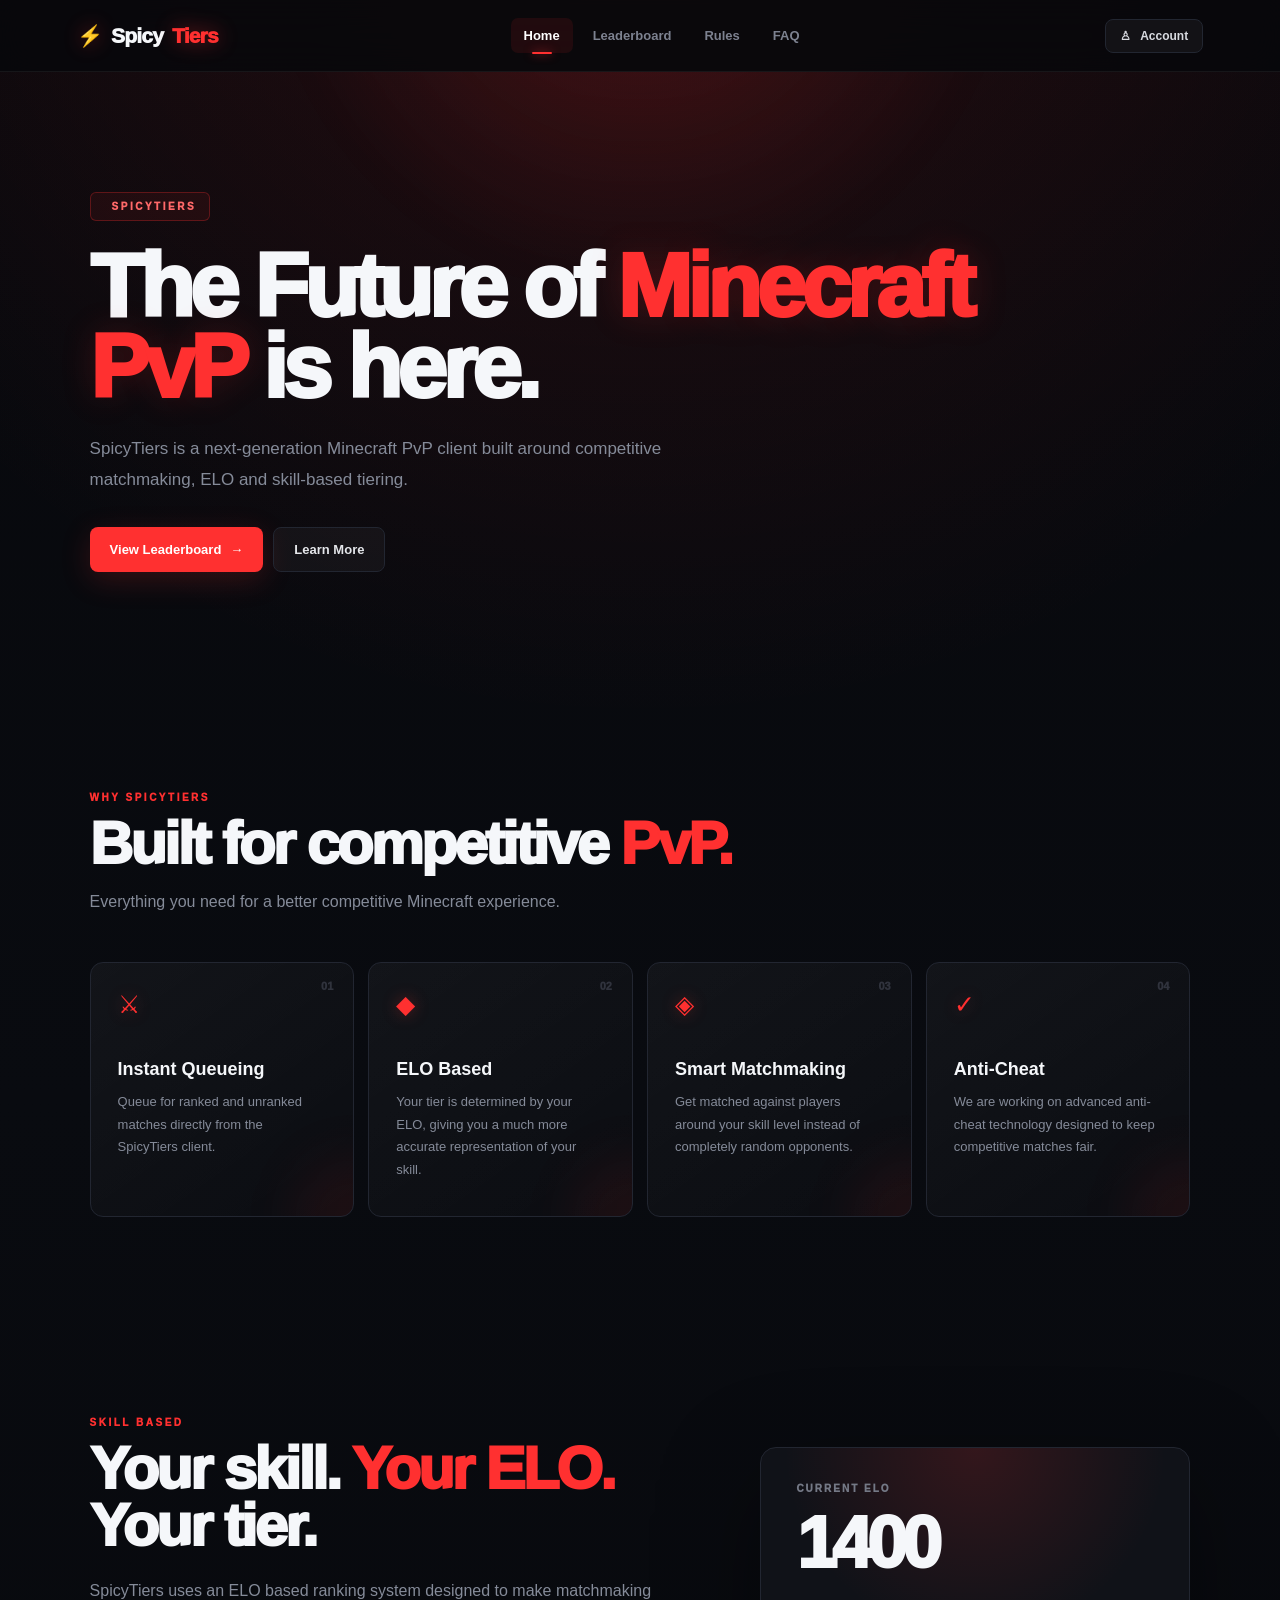
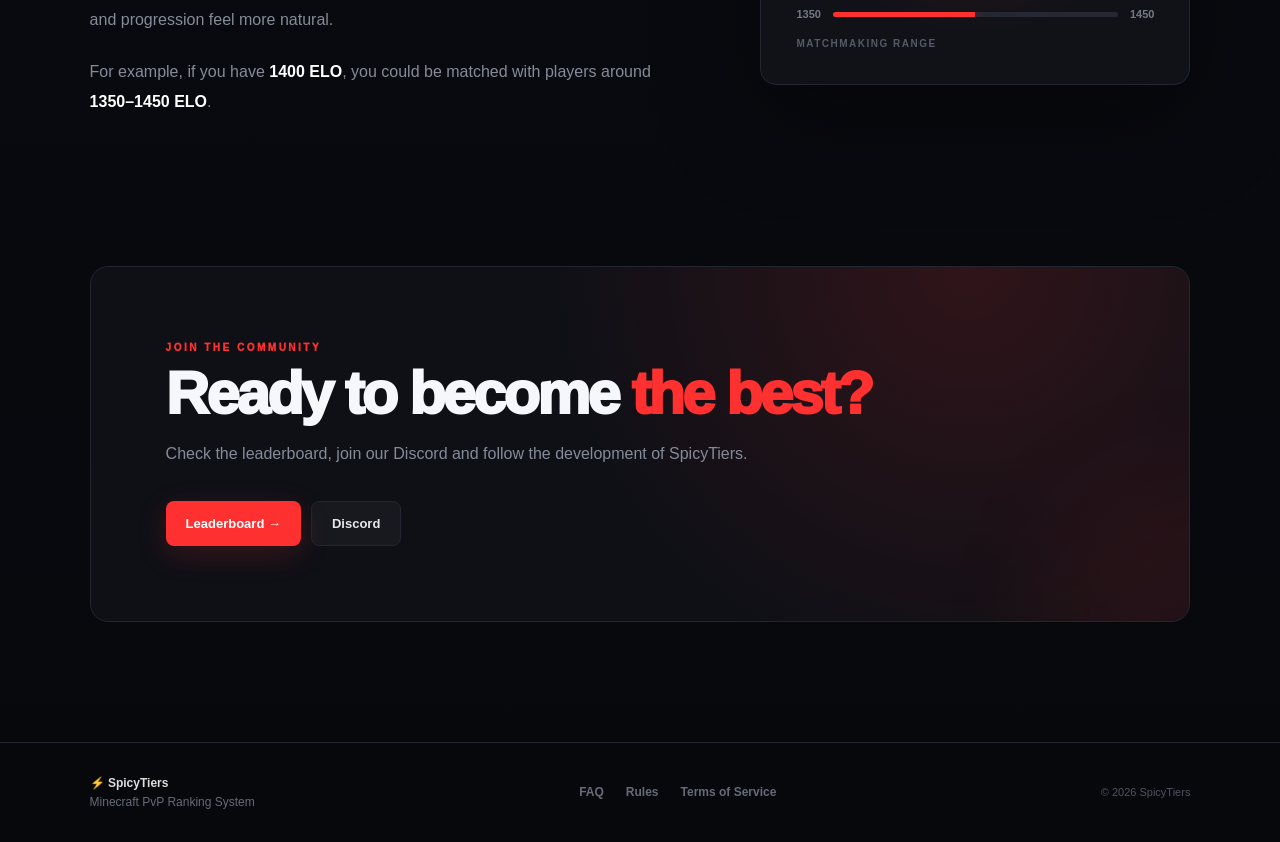
<file: index.html>
<!DOCTYPE html>
<html lang="en">
<head>
    <meta charset="UTF-8">
    <meta name="viewport" content="width=device-width, initial-scale=1.0">

    <title>SpicyTiers — The Future of PvP</title>

    <link rel="stylesheet" href="style.css">

</head>

<body>

<div class="site">

    <header class="topbar">

        <a href="index.html" class="logo">
            <span>⚡</span> Spicy<span class="logo-white">Tiers</span>
        </a>

        <nav>
            <a href="index.html" class="active">Home</a>
            <a href="leaderboard.html">Leaderboard</a>
            <a href="rules.html">Rules</a>
            <a href="faq.html">FAQ</a>
        </nav>

        <a href="login.html" class="account-button">
            <span>♙</span>
            Account
        </a>

    </header>


    <main>

        <section class="hero home-hero">

            <div class="hero-glow"></div>

            <div class="hero-content">

                <div class="hero-badge">
                    <span class="badge-dot"></span>
                    SPICYTIERS
                </div>

                <h1>
                    The Future of
                    <span>Minecraft PvP</span>
                    is here.
                </h1>

                <p class="hero-description">
                    SpicyTiers is a next-generation Minecraft PvP client
                    built around competitive matchmaking, ELO and skill-based
                    tiering.
                </p>

                <div class="hero-buttons">

                    <a href="leaderboard.html" class="primary-button">
                        View Leaderboard
                        <span>→</span>
                    </a>

                    <a href="faq.html" class="secondary-button">
                        Learn More
                    </a>

                </div>

            </div>

        </section>


        <section class="feature-section">

            <div class="section-label">
                WHY SPICYTIERS
            </div>

            <h2>
                Built for competitive
                <span>PvP.</span>
            </h2>

            <p class="section-subtitle">
                Everything you need for a better competitive Minecraft experience.
            </p>


            <div class="feature-grid">

                <div class="feature-card">

                    <div class="feature-number">01</div>

                    <div class="feature-icon">⚔</div>

                    <h3>
                        Instant Queueing
                    </h3>

                    <p>
                        Queue for ranked and unranked matches directly
                        from the SpicyTiers client.
                    </p>

                </div>


                <div class="feature-card">

                    <div class="feature-number">02</div>

                    <div class="feature-icon">◆</div>

                    <h3>
                        ELO Based
                    </h3>

                    <p>
                        Your tier is determined by your ELO, giving you
                        a much more accurate representation of your skill.
                    </p>

                </div>


                <div class="feature-card">

                    <div class="feature-number">03</div>

                    <div class="feature-icon">◈</div>

                    <h3>
                        Smart Matchmaking
                    </h3>

                    <p>
                        Get matched against players around your skill level
                        instead of completely random opponents.
                    </p>

                </div>


                <div class="feature-card">

                    <div class="feature-number">04</div>

                    <div class="feature-icon">✓</div>

                    <h3>
                        Anti-Cheat
                    </h3>

                    <p>
                        We are working on advanced anti-cheat technology
                        designed to keep competitive matches fair.
                    </p>

                </div>

            </div>

        </section>


        <section class="elo-section">

            <div class="elo-content">

                <div class="section-label">
                    SKILL BASED
                </div>

                <h2>
                    Your skill.
                    <span>Your ELO.</span>
                    Your tier.
                </h2>

                <p>
                    SpicyTiers uses an ELO based ranking system designed
                    to make matchmaking and progression feel more natural.
                </p>

                <p>
                    For example, if you have <strong>1400 ELO</strong>,
                    you could be matched with players around
                    <strong>1350–1450 ELO</strong>.
                </p>

            </div>


            <div class="elo-card">

                <div class="elo-card-top">
                    CURRENT ELO
                </div>

                <div class="big-elo">
                    1400
                </div>

                <div class="elo-range">
                    <span>1350</span>
                    <div class="elo-line">
                        <div></div>
                    </div>
                    <span>1450</span>
                </div>

                <div class="match-label">
                    MATCHMAKING RANGE
                </div>

            </div>

        </section>


        <section class="cta-section">

            <div class="cta-box">

                <div class="section-label">
                    JOIN THE COMMUNITY
                </div>

                <h2>
                    Ready to become
                    <span>the best?</span>
                </h2>

                <p>
                    Check the leaderboard, join our Discord and follow
                    the development of SpicyTiers.
                </p>

                <div class="hero-buttons">

                    <a href="leaderboard.html" class="primary-button">
                        Leaderboard →
                    </a>

                    <a href="#" class="secondary-button">
                        Discord
                    </a>

                </div>

            </div>

        </section>

    </main>


    <footer>

        <div class="footer-brand">
            <strong>⚡ SpicyTiers</strong>
            <span>Minecraft PvP Ranking System</span>
        </div>

        <div class="footer-links">

            <a href="faq.html">FAQ</a>
            <a href="rules.html">Rules</a>
            <a href="terms.html">Terms of Service</a>

        </div>

        <div class="footer-copy">
            © 2026 SpicyTiers
        </div>

    </footer>

</div>

</body>
</html>
</file>
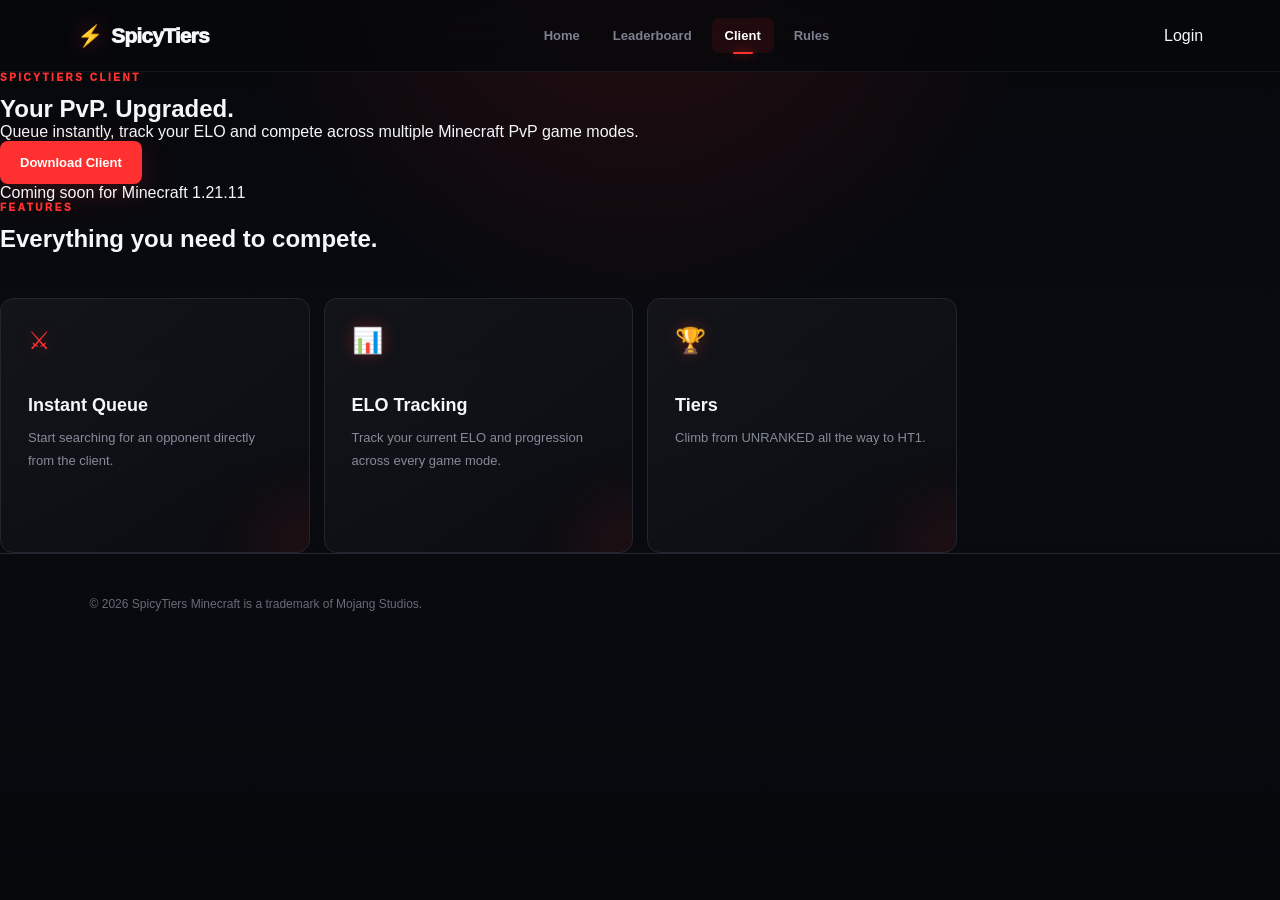
<file: client.html>
<!DOCTYPE html>
<html lang="en">
<head>

    <meta charset="UTF-8">

    <meta name="viewport" content="width=device-width, initial-scale=1.0">

    <title>SpicyTiers — Client</title>

    <link rel="stylesheet" href="style.css">

</head>

<body>

<div class="site">

    <header class="topbar">

        <a href="index.html" class="logo">
            <span>⚡</span> SpicyTiers
        </a>

        <nav>

            <a href="index.html">
                Home
            </a>

            <a href="leaderboard.html">
                Leaderboard
            </a>

            <a href="client.html" class="active">
                Client
            </a>

            <a href="rules.html">
                Rules
            </a>

        </nav>

        <a href="login.html" class="login-button">
            Login
        </a>

    </header>


    <main>

        <section class="client-hero">

            <div class="section-label">
                SPICYTIERS CLIENT
            </div>

            <h1>
                Your PvP.
                <span>Upgraded.</span>
            </h1>

            <p>
                Queue instantly, track your ELO and compete
                across multiple Minecraft PvP game modes.
            </p>

            <a href="#" class="primary-button">
                Download Client
            </a>

            <div class="download-note">
                Coming soon for Minecraft 1.21.11
            </div>

        </section>


        <section class="home-section">

            <div class="section-label">
                FEATURES
            </div>

            <h2>
                Everything you need
                <span>to compete.</span>
            </h2>


            <div class="feature-grid">

                <div class="feature-card">

                    <div class="feature-icon">
                        ⚔
                    </div>

                    <h3>
                        Instant Queue
                    </h3>

                    <p>
                        Start searching for an opponent directly
                        from the client.
                    </p>

                </div>


                <div class="feature-card">

                    <div class="feature-icon">
                        📊
                    </div>

                    <h3>
                        ELO Tracking
                    </h3>

                    <p>
                        Track your current ELO and progression
                        across every game mode.
                    </p>

                </div>


                <div class="feature-card">

                    <div class="feature-icon">
                        🏆
                    </div>

                    <h3>
                        Tiers
                    </h3>

                    <p>
                        Climb from UNRANKED all the way to HT1.
                    </p>

                </div>

            </div>

        </section>

    </main>


    <footer>

        <div class="footer-bottom">

            <span>
                © 2026 SpicyTiers
            </span>

            <span>
                Minecraft is a trademark of Mojang Studios.
            </span>

        </div>

    </footer>

</div>

</body>
</html>
</file>
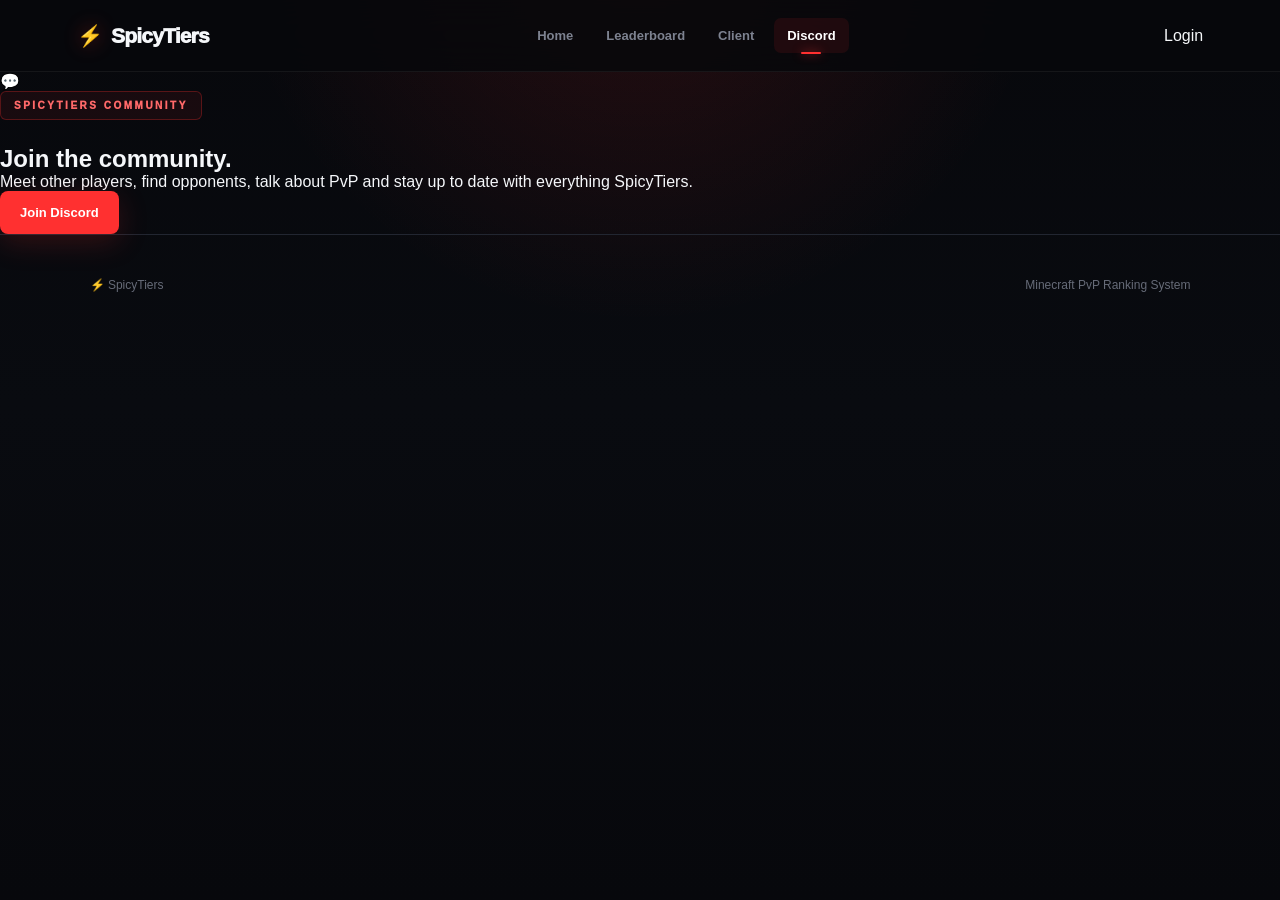
<file: discord.html>
<!DOCTYPE html>
<html lang="en">
<head>

    <meta charset="UTF-8">

    <meta
        name="viewport"
        content="width=device-width, initial-scale=1.0"
    >

    <title>SpicyTiers — Discord</title>

    <link rel="stylesheet" href="style.css">

</head>

<body>

<div class="site">

<header class="topbar">

    <a href="index.html" class="logo">
        <span>⚡</span> SpicyTiers
    </a>

    <nav>
        <a href="index.html">Home</a>
        <a href="leaderboard.html">Leaderboard</a>
        <a href="client.html">Client</a>
        <a href="discord.html" class="active">Discord</a>
    </nav>

    <a href="login.html" class="login-button">
        Login
    </a>

</header>


<main>

<section class="discord-page">

    <div class="discord-card">

        <div class="discord-logo">
            💬
        </div>

        <div class="hero-badge">
            SPICYTIERS COMMUNITY
        </div>

        <h1>
            Join the
            <span>community.</span>
        </h1>

        <p>
            Meet other players, find opponents,
            talk about PvP and stay up to date
            with everything SpicyTiers.
        </p>

        <a
            href="#"
            class="primary-button"
        >
            Join Discord
        </a>

    </div>

</section>

</main>


<footer>

    <div>
        ⚡ SpicyTiers
    </div>

    <span>
        Minecraft PvP Ranking System
    </span>

</footer>

</div>

</body>
</html>
</file>
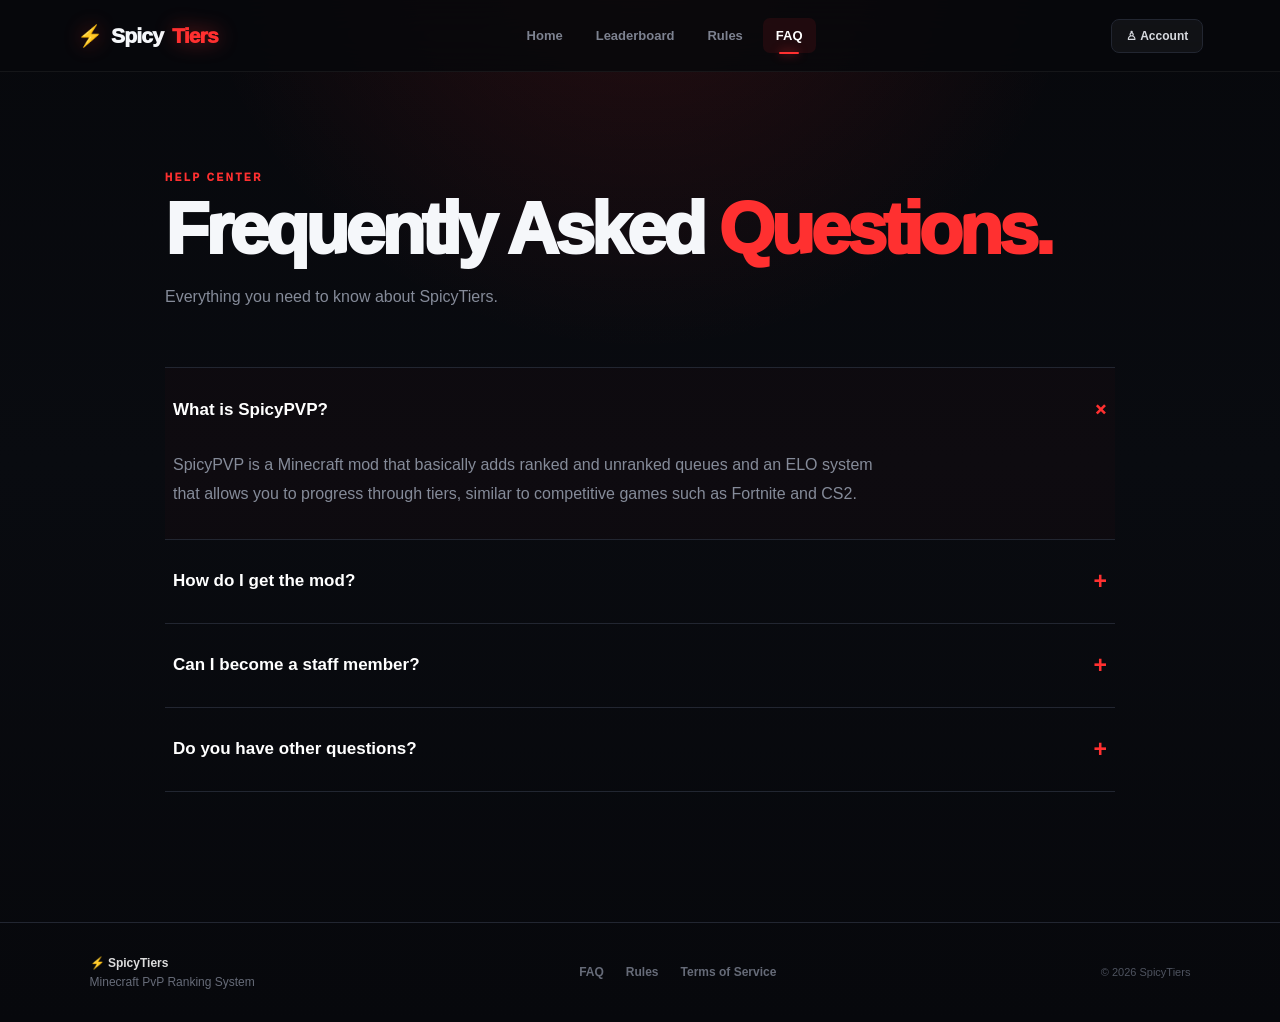
<file: faq.html>
<!DOCTYPE html>
<html lang="en">
<head>

    <meta charset="UTF-8">
    <meta name="viewport" content="width=device-width, initial-scale=1.0">

    <title>SpicyTiers — FAQ</title>

    <link rel="stylesheet" href="style.css">

</head>

<body>

<div class="site">

<header class="topbar">

    <a href="index.html" class="logo">
        <span>⚡</span> Spicy<span class="logo-white">Tiers</span>
    </a>

    <nav>
        <a href="index.html">Home</a>
        <a href="leaderboard.html">Leaderboard</a>
        <a href="rules.html">Rules</a>
        <a href="faq.html" class="active">FAQ</a>
    </nav>

    <a href="login.html" class="account-button">
        ♙ Account
    </a>

</header>


<main class="info-page">

    <div class="section-label">
        HELP CENTER
    </div>

    <h1>
        Frequently Asked
        <span>Questions.</span>
    </h1>

    <p class="info-intro">
        Everything you need to know about SpicyTiers.
    </p>


    <div class="faq-list">

        <details open>

            <summary>
                What is SpicyPVP?
                <span>+</span>
            </summary>

            <p>
                SpicyPVP is a Minecraft mod that basically adds
                ranked and unranked queues and an ELO system that
                allows you to progress through tiers, similar to
                competitive games such as Fortnite and CS2.
            </p>

        </details>


        <details>

            <summary>
                How do I get the mod?
                <span>+</span>
            </summary>

            <p>
                You will be able to download the SpicyTiers client
                from the Client page once it is released.
            </p>

        </details>


        <details>

            <summary>
                Can I become a staff member?
                <span>+</span>
            </summary>

            <p>
                For a limited period of time, you will be able to
                apply for staff through our Discord server.
            </p>

        </details>


        <details>

            <summary>
                Do you have other questions?
                <span>+</span>
            </summary>

            <p>
                If you have another question, open a ticket on
                our Discord and our staff will help you.
            </p>

        </details>

    </div>

</main>


<footer>

    <div class="footer-brand">
        <strong>⚡ SpicyTiers</strong>
        <span>Minecraft PvP Ranking System</span>
    </div>

    <div class="footer-links">
        <a href="faq.html">FAQ</a>
        <a href="rules.html">Rules</a>
        <a href="terms.html">Terms of Service</a>
    </div>

    <div class="footer-copy">
        © 2026 SpicyTiers
    </div>

</footer>

</div>

</body>
</html>
</file>
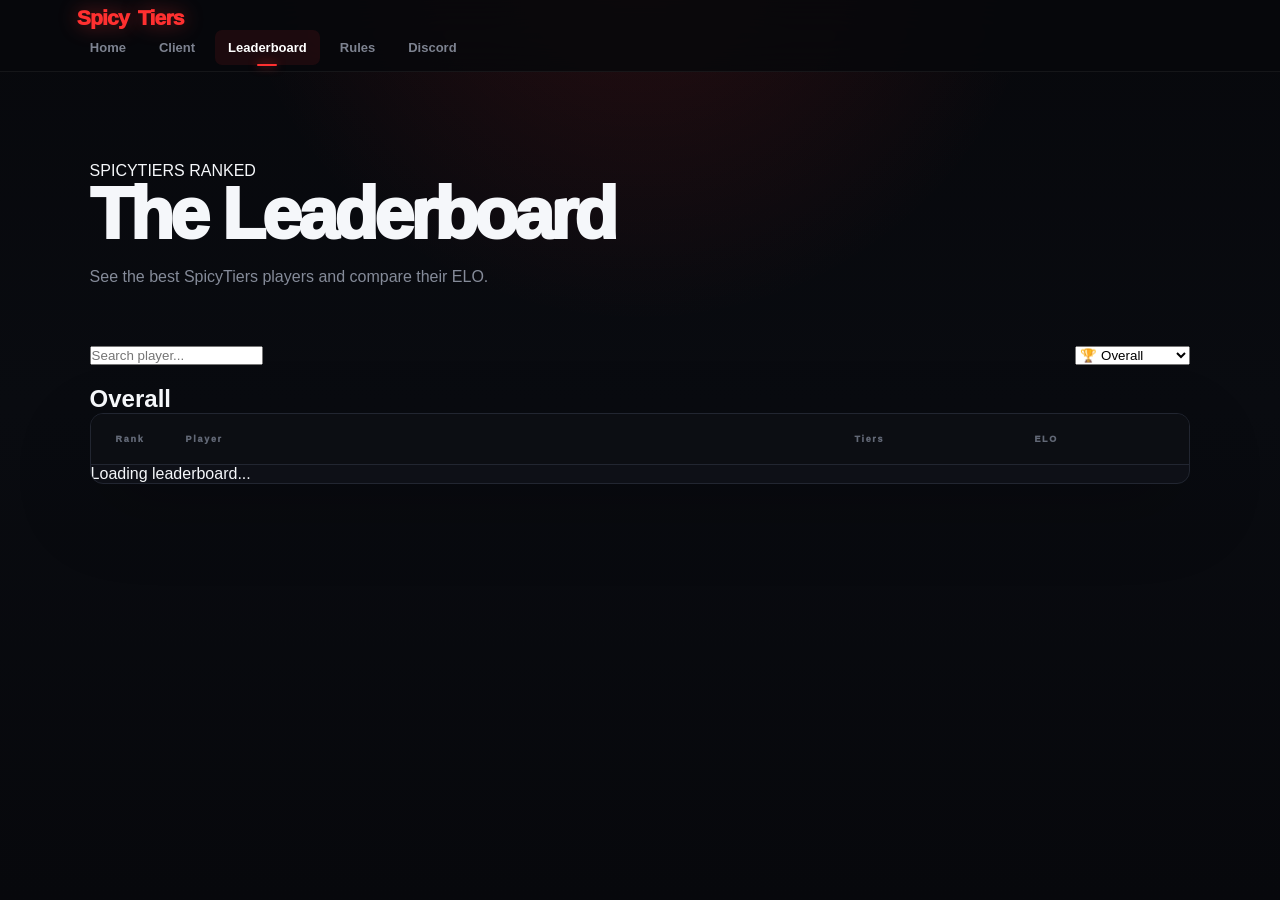
<file: leaderboard.html>
<!DOCTYPE html>
<html lang="en">
<head>
    <meta charset="UTF-8">

    <meta
        name="viewport"
        content="width=device-width, initial-scale=1.0"
    >

    <title>SpicyTiers - Leaderboard</title>

    <link
        rel="stylesheet"
        href="style.css"
    >
</head>

<body>

    <!-- =========================
         TOPBAR
    ========================== -->

    <header class="topbar">

        <div class="topbar-inner">

            <a
                href="index.html"
                class="logo"
            >
                <span class="logo-red">
                    Spicy
                </span>
                <span class="logo-white">
                    Tiers
                </span>
            </a>


            <nav class="nav">

                <a href="index.html">
                    Home
                </a>

                <a href="client.html">
                    Client
                </a>

                <a
                    href="leaderboard.html"
                    class="active"
                >
                    Leaderboard
                </a>

                <a href="rules.html">
                    Rules
                </a>

                <a
                    href="https://discord.gg/"
                    target="_blank"
                    rel="noopener noreferrer"
                >
                    Discord
                </a>

            </nav>

        </div>

    </header>


    <!-- =========================
         HERO
    ========================== -->

    <main>

        <section class="leaderboard-hero">

            <div class="hero-content">

                <div class="hero-label">
                    SPICYTIERS RANKED
                </div>

                <h1>
                    The Leaderboard
                </h1>

                <p>
                    See the best SpicyTiers players
                    and compare their ELO.
                </p>

            </div>

        </section>


        <!-- =========================
             LEADERBOARD
        ========================== -->

        <section class="leaderboard-section">

            <div class="leaderboard-container">

                <!-- TOOLBAR -->

                <div class="leaderboard-toolbar">

                    <div class="search-wrapper">

                        <input
                            id="searchInput"
                            type="text"
                            placeholder="Search player..."
                            autocomplete="off"
                        >

                    </div>


                    <div class="mode-wrapper">

                        <select id="modeSelect">

                            <option value="overall">
                                🏆 Overall
                            </option>

                            <option value="sword">
                                ⚔ Sword
                            </option>

                            <option value="axe">
                                🪓 Axe
                            </option>

                            <option value="mace">
                                🔨 Mace
                            </option>

                            <option value="pot">
                                🧪 Pot
                            </option>

                            <option value="uhc">
                                ❤ UHC
                            </option>

                            <option value="vanilla">
                                ✦ Vanilla
                            </option>

                            <option value="smp">
                                ⛊ SMP
                            </option>

                            <option value="nethop">
                                ⚔ Netherite OP
                            </option>

                        </select>

                    </div>

                </div>


                <!-- CURRENT MODE -->

                <div class="leaderboard-title">

                    <h2 id="currentModeTitle">
                        Overall
                    </h2>

                </div>


                <!-- TABLE -->

                <div class="leaderboard">

                    <div class="leaderboard-head">

                        <div>
                            Rank
                        </div>

                        <div>
                            Player
                        </div>

                        <div>
                            Tiers
                        </div>

                        <div>
                            ELO
                        </div>

                    </div>


                    <div id="leaderboardList">

                        <div class="leaderboard-loading">
                            Loading leaderboard...
                        </div>

                    </div>

                </div>

            </div>

        </section>

    </main>


    <script src="leaderboard.js"></script>

</body>
</html>
</file>
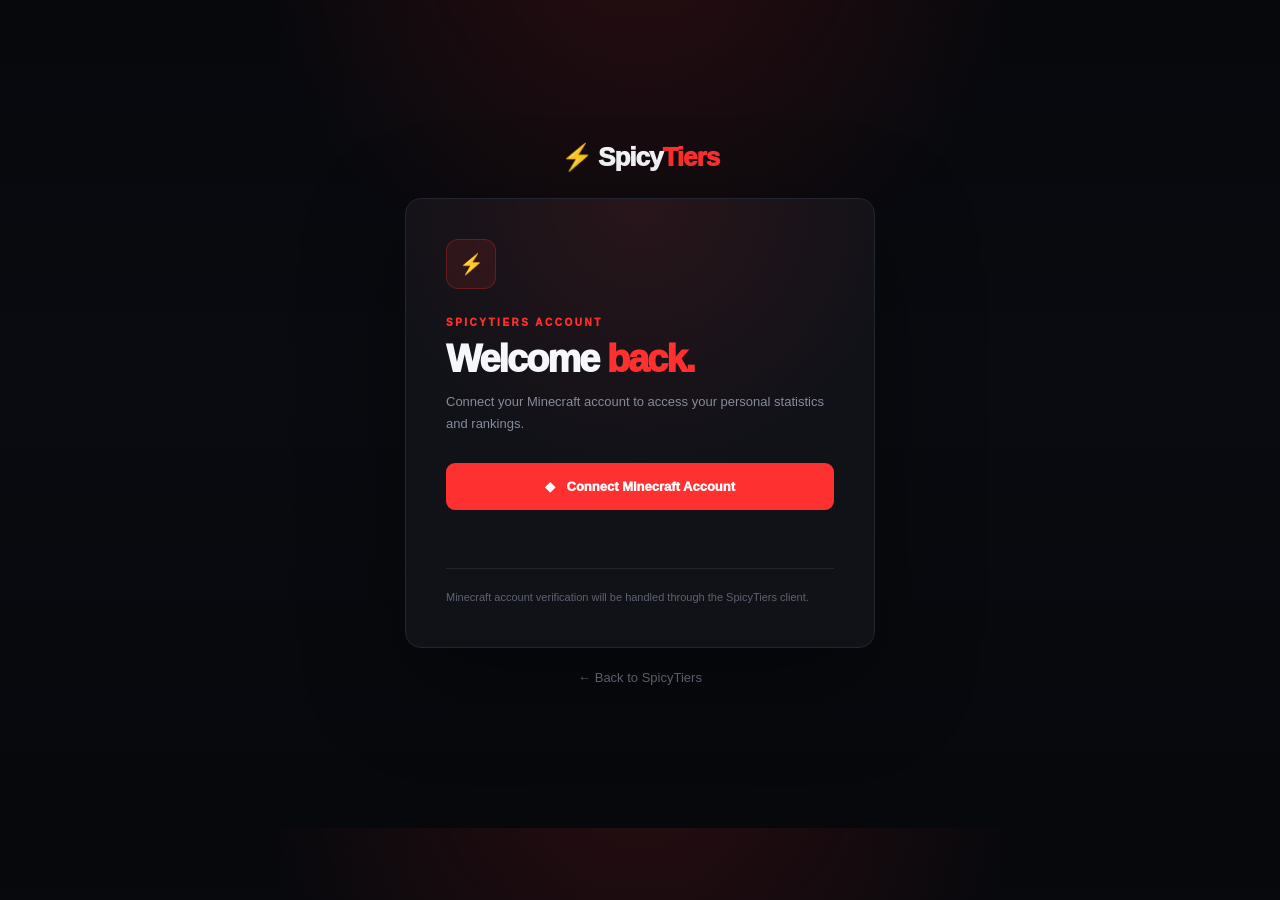
<file: login.html>
<!DOCTYPE html>
<html lang="en">
<head>

    <meta charset="UTF-8">
    <meta name="viewport" content="width=device-width, initial-scale=1.0">

    <title>SpicyTiers — Login</title>

    <link rel="stylesheet" href="style.css">

</head>

<body class="login-page">

<div class="login-container">

    <a href="index.html" class="login-logo">
        <span>⚡</span> Spicy<span>Tiers</span>
    </a>


    <div class="login-card">

        <div class="login-icon">
            ⚡
        </div>

        <div class="section-label">
            SPICYTIERS ACCOUNT
        </div>

        <h1>
            Welcome <span>back.</span>
        </h1>

        <p>
            Connect your Minecraft account to access your
            personal statistics and rankings.
        </p>


        <button
            id="minecraftLogin"
            class="minecraft-login"
        >
            <span>◆</span>
            Connect Minecraft Account
        </button>


        <div
            id="loginMessage"
            class="login-message"
        ></div>


        <div class="login-note">
            Minecraft account verification will be handled
            through the SpicyTiers client.
        </div>

    </div>


    <a href="index.html" class="back-home">
        ← Back to SpicyTiers
    </a>

</div>

<script src="auth.js"></script>

</body>
</html>
</file>
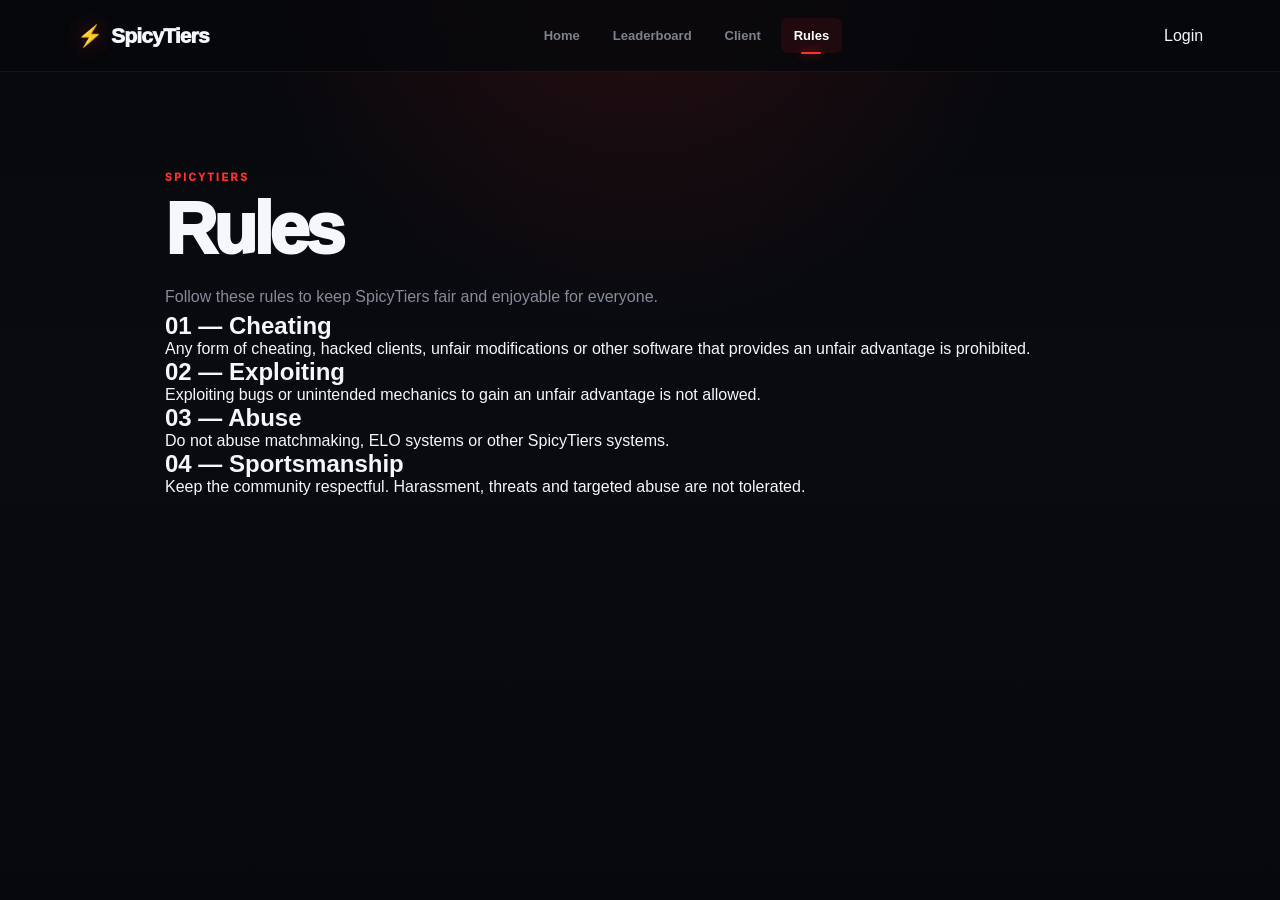
<file: rules.html>
<!DOCTYPE html>
<html lang="en">
<head>

    <meta charset="UTF-8">

    <meta name="viewport" content="width=device-width, initial-scale=1.0">

    <title>SpicyTiers — Rules</title>

    <link rel="stylesheet" href="style.css">

</head>

<body>

<div class="site">

<header class="topbar">

    <a href="index.html" class="logo">
        <span>⚡</span> SpicyTiers
    </a>

    <nav>

        <a href="index.html">
            Home
        </a>

        <a href="leaderboard.html">
            Leaderboard
        </a>

        <a href="client.html">
            Client
        </a>

        <a href="rules.html" class="active">
            Rules
        </a>

    </nav>

    <a href="login.html" class="login-button">
        Login
    </a>

</header>


<main>

<section class="info-page">

    <div class="section-label">
        SPICYTIERS
    </div>

    <h1>
        Rules
    </h1>

    <p class="info-intro">
        Follow these rules to keep SpicyTiers fair and enjoyable
        for everyone.
    </p>


    <div class="info-card">

        <h2>
            01 — Cheating
        </h2>

        <p>
            Any form of cheating, hacked clients, unfair modifications
            or other software that provides an unfair advantage is prohibited.
        </p>

    </div>


    <div class="info-card">

        <h2>
            02 — Exploiting
        </h2>

        <p>
            Exploiting bugs or unintended mechanics to gain an unfair
            advantage is not allowed.
        </p>

    </div>


    <div class="info-card">

        <h2>
            03 — Abuse
        </h2>

        <p>
            Do not abuse matchmaking, ELO systems or other SpicyTiers
            systems.
        </p>

    </div>


    <div class="info-card">

        <h2>
            04 — Sportsmanship
        </h2>

        <p>
            Keep the community respectful. Harassment, threats and
            targeted abuse are not tolerated.
        </p>

    </div>

</section>

</main>

</div>

</body>
</html>
</file>
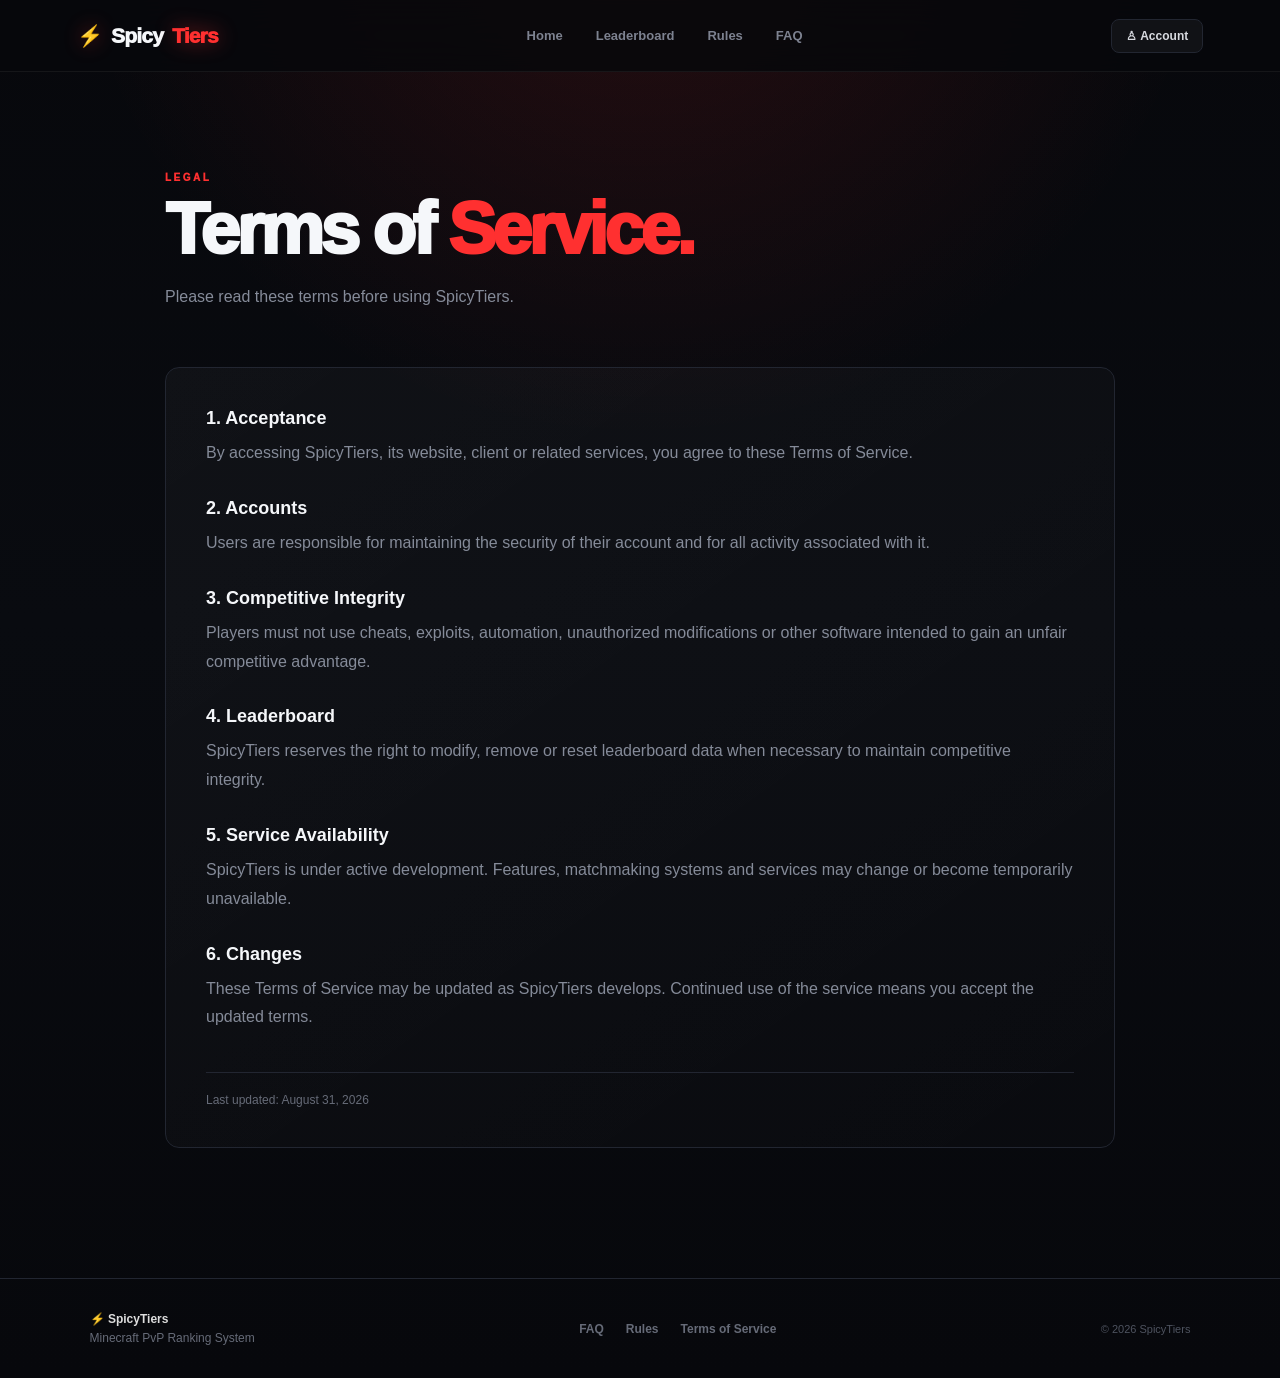
<file: terms.html>
<!DOCTYPE html>
<html lang="en">
<head>

    <meta charset="UTF-8">
    <meta name="viewport" content="width=device-width, initial-scale=1.0">

    <title>SpicyTiers — Terms of Service</title>

    <link rel="stylesheet" href="style.css">

</head>

<body>

<div class="site">

<header class="topbar">

    <a href="index.html" class="logo">
        <span>⚡</span> Spicy<span class="logo-white">Tiers</span>
    </a>

    <nav>
        <a href="index.html">Home</a>
        <a href="leaderboard.html">Leaderboard</a>
        <a href="rules.html">Rules</a>
        <a href="faq.html">FAQ</a>
    </nav>

    <a href="login.html" class="account-button">
        ♙ Account
    </a>

</header>


<main class="info-page">

    <div class="section-label">
        LEGAL
    </div>

    <h1>
        Terms of
        <span>Service.</span>
    </h1>

    <p class="info-intro">
        Please read these terms before using SpicyTiers.
    </p>


    <div class="legal-card">

        <h2>1. Acceptance</h2>

        <p>
            By accessing SpicyTiers, its website, client or related
            services, you agree to these Terms of Service.
        </p>


        <h2>2. Accounts</h2>

        <p>
            Users are responsible for maintaining the security of
            their account and for all activity associated with it.
        </p>


        <h2>3. Competitive Integrity</h2>

        <p>
            Players must not use cheats, exploits, automation,
            unauthorized modifications or other software intended
            to gain an unfair competitive advantage.
        </p>


        <h2>4. Leaderboard</h2>

        <p>
            SpicyTiers reserves the right to modify, remove or reset
            leaderboard data when necessary to maintain competitive
            integrity.
        </p>


        <h2>5. Service Availability</h2>

        <p>
            SpicyTiers is under active development. Features,
            matchmaking systems and services may change or become
            temporarily unavailable.
        </p>


        <h2>6. Changes</h2>

        <p>
            These Terms of Service may be updated as SpicyTiers
            develops. Continued use of the service means you accept
            the updated terms.
        </p>


        <div class="legal-updated">
            Last updated: August 31, 2026
        </div>

    </div>

</main>


<footer>

    <div class="footer-brand">
        <strong>⚡ SpicyTiers</strong>
        <span>Minecraft PvP Ranking System</span>
    </div>

    <div class="footer-links">
        <a href="faq.html">FAQ</a>
        <a href="rules.html">Rules</a>
        <a href="terms.html">Terms of Service</a>
    </div>

    <div class="footer-copy">
        © 2026 SpicyTiers
    </div>

</footer>

</div>

</body>
</html>
</file>
<file: style.css>
* {
    box-sizing: border-box;
    margin: 0;
    padding: 0;
}

:root {
    --bg: #07080c;
    --bg2: #0b0d12;
    --card: #101218;
    --card-hover: #151821;
    --border: #222631;

    --text: #f5f7fa;
    --muted: #858b99;

    --red: #ff3030;
    --red-light: #ff5757;

    --green: #4ade80;
    --blue: #4da3ff;
    --purple: #a855f7;
    --gold: #ffc438;
}

html {
    scroll-behavior: smooth;
}

body {
    min-height: 100vh;

    background:
        radial-gradient(
            circle at 50% -10%,
            rgba(255, 48, 48, 0.14),
            transparent 35%
        ),
        linear-gradient(
            180deg,
            #07080c 0%,
            #090b10 45%,
            #07080c 100%
        );

    color: var(--text);

    font-family:
        Inter,
        Arial,
        Helvetica,
        sans-serif;

    overflow-x: hidden;
}

body::before {
    content: "";

    position: fixed;

    inset: 0;

    pointer-events: none;

    background:
        linear-gradient(
            rgba(255,255,255,.015) 1px,
            transparent 1px
        );

    background-size: 100% 4px;

    opacity: .12;

    z-index: -1;
}

a {
    color: inherit;
    text-decoration: none;
}

button,
input,
select {
    font-family: inherit;
}


/* =====================================================
   SITE
===================================================== */

.site {
    min-height: 100vh;
}


/* =====================================================
   TOPBAR
===================================================== */

.topbar {
    position: sticky;

    top: 0;

    z-index: 1000;

    min-height: 72px;

    display: flex;

    align-items: center;

    justify-content: space-between;

    padding: 0 6%;

    background:
        rgba(7, 8, 12, .82);

    border-bottom: 1px solid rgba(255,255,255,.06);

    backdrop-filter: blur(18px);
}

.logo {
    display: flex;

    align-items: center;

    gap: 9px;

    font-size: 21px;

    font-weight: 950;

    letter-spacing: -0.8px;
}

.logo span {
    color: var(--red);

    filter:
        drop-shadow(
            0 0 10px
            rgba(255,48,48,.45)
        );
}

.logo-white {
    color: white;
}

.topbar nav {
    display: flex;

    align-items: center;

    gap: 7px;
}

.topbar nav a {
    position: relative;

    padding: 10px 13px;

    border-radius: 7px;

    color: #7d8290;

    font-size: 13px;

    font-weight: 800;

    transition: .2s ease;
}

.topbar nav a:hover {
    color: white;

    background: rgba(255,255,255,.045);
}

.topbar nav a.active {
    color: white;

    background: rgba(255,48,48,.09);
}

.topbar nav a.active::after {
    content: "";

    position: absolute;

    left: 50%;

    bottom: -1px;

    width: 20px;

    height: 2px;

    transform: translateX(-50%);

    background: var(--red);

    border-radius: 20px;

    box-shadow:
        0 0 10px
        rgba(255,48,48,.7);
}


/* =====================================================
   ACCOUNT BUTTON
===================================================== */

.account-button {
    display: inline-flex;

    align-items: center;

    gap: 9px;

    padding: 9px 14px;

    border-radius: 8px;

    background: rgba(255,255,255,.045);

    border: 1px solid var(--border);

    color: #d8dae0;

    font-size: 12px;

    font-weight: 850;

    transition: .2s ease;
}

.account-button:hover {
    color: white;

    border-color:
        rgba(255,48,48,.45);

    background:
        rgba(255,48,48,.08);

    transform: translateY(-1px);
}


/* =====================================================
   HERO
===================================================== */

.hero,
.home-hero {
    position: relative;

    min-height: 620px;

    display: flex;

    align-items: center;

    padding: 100px 7%;

    overflow: hidden;
}

.hero::before,
.home-hero::before {
    content: "";

    position: absolute;

    width: 800px;
    height: 800px;

    left: 50%;
    top: -550px;

    transform: translateX(-50%);

    background:
        radial-gradient(
            circle,
            rgba(255,48,48,.19),
            transparent 65%
        );

    filter: blur(20px);

    pointer-events: none;
}

.hero-content {
    position: relative;

    max-width: 950px;

    z-index: 2;
}

.hero-badge {
    display: inline-flex;

    align-items: center;

    gap: 8px;

    padding: 8px 13px;

    margin-bottom: 25px;

    border: 1px solid
        rgba(255,48,48,.28);

    border-radius: 6px;

    background:
        rgba(255,48,48,.07);

    color: #ff6969;

    font-size: 10px;

    font-weight: 950;

    letter-spacing: 2.5px;
}

.hero h1 {
    max-width: 950px;

    font-size:
        clamp(52px, 7vw, 94px);

    line-height: .91;

    letter-spacing: -5px;

    font-weight: 950;
}

.hero h1 span,
.home-hero h1 span {
    color: var(--red);

    text-shadow:
        0 0 35px
        rgba(255,48,48,.18);
}

.hero p {
    max-width: 650px;

    margin-top: 25px;

    color: var(--muted);

    font-size: 17px;

    line-height: 1.8;
}


/* =====================================================
   BUTTONS
===================================================== */

.hero-buttons {
    display: flex;

    gap: 10px;

    flex-wrap: wrap;

    margin-top: 32px;
}

.primary-button,
.secondary-button {
    display: inline-flex;

    align-items: center;

    justify-content: center;

    gap: 9px;

    padding: 14px 20px;

    border-radius: 8px;

    font-size: 13px;

    font-weight: 900;

    transition: .2s ease;
}

.primary-button {
    background: var(--red);

    color: white;

    box-shadow:
        0 8px 30px
        rgba(255,48,48,.18);
}

.primary-button:hover {
    transform: translateY(-2px);

    filter: brightness(1.1);

    box-shadow:
        0 12px 35px
        rgba(255,48,48,.28);
}

.secondary-button {
    background:
        rgba(255,255,255,.04);

    border: 1px solid var(--border);

    color: #e4e6ea;
}

.secondary-button:hover {
    background:
        rgba(255,255,255,.075);

    border-color: #353945;

    transform: translateY(-2px);
}


/* =====================================================
   FEATURES
===================================================== */

.feature-section {
    width: 86%;

    max-width: 1250px;

    margin: auto;

    padding: 100px 0;
}

.section-label {
    color: var(--red);

    font-size: 10px;

    font-weight: 950;

    letter-spacing: 2.5px;

    margin-bottom: 12px;
}

.feature-section h2,
.elo-content h2,
.cta-box h2 {
    font-size:
        clamp(36px, 5vw, 60px);

    line-height: .95;

    letter-spacing: -3px;

    font-weight: 950;
}

.feature-section h2 span,
.elo-content h2 span,
.cta-box h2 span {
    color: var(--red);
}

.section-subtitle {
    max-width: 650px;

    margin-top: 16px;

    color: var(--muted);

    line-height: 1.8;
}

.feature-grid {
    display: grid;

    grid-template-columns:
        repeat(4, 1fr);

    gap: 14px;

    margin-top: 45px;
}

.feature-card {
    position: relative;

    min-height: 255px;

    padding: 27px;

    overflow: hidden;

    border: 1px solid var(--border);

    border-radius: 13px;

    background:
        linear-gradient(
            145deg,
            rgba(255,255,255,.045),
            rgba(255,255,255,.01)
        );

    transition: .25s ease;
}

.feature-card::after {
    content: "";

    position: absolute;

    width: 120px;
    height: 120px;

    right: -60px;
    bottom: -60px;

    border-radius: 50%;

    background:
        rgba(255,48,48,.07);

    filter: blur(25px);
}

.feature-card:hover {
    transform: translateY(-5px);

    background:
        linear-gradient(
            145deg,
            rgba(255,255,255,.065),
            rgba(255,255,255,.015)
        );

    border-color:
        rgba(255,48,48,.35);
}

.feature-number {
    position: absolute;

    top: 17px;
    right: 20px;

    color: #30333d;

    font-size: 11px;

    font-weight: 950;
}

.feature-icon {
    margin-bottom: 40px;

    color: var(--red);

    font-size: 25px;

    filter:
        drop-shadow(
            0 0 8px
            rgba(255,48,48,.3)
        );
}

.feature-card h3 {
    margin-bottom: 11px;

    font-size: 18px;

    font-weight: 900;
}

.feature-card p {
    color: var(--muted);

    font-size: 13px;

    line-height: 1.75;
}


/* =====================================================
   ELO
===================================================== */

.elo-section {
    width: 86%;

    max-width: 1250px;

    margin: auto;

    padding: 100px 0;

    display: grid;

    grid-template-columns:
        1fr 430px;

    gap: 100px;

    align-items: center;
}

.elo-content p {
    max-width: 600px;

    margin-top: 22px;

    color: var(--muted);

    line-height: 1.85;
}

.elo-content strong {
    color: white;
}

.elo-card {
    padding: 35px;

    border-radius: 16px;

    border: 1px solid var(--border);

    background:
        radial-gradient(
            circle at 50% 0%,
            rgba(255,48,48,.15),
            transparent 60%
        ),
        var(--card);

    box-shadow:
        0 30px 100px
        rgba(0,0,0,.35);
}

.elo-card-top {
    color: #747986;

    font-size: 10px;

    font-weight: 950;

    letter-spacing: 2px;
}

.big-elo {
    margin: 8px 0 24px;

    font-size: 72px;

    font-weight: 950;

    letter-spacing: -5px;
}

.elo-range {
    display: flex;

    align-items: center;

    gap: 12px;

    color: #747986;

    font-size: 11px;

    font-weight: 800;
}

.elo-line {
    flex: 1;

    height: 5px;

    overflow: hidden;

    border-radius: 20px;

    background: #252832;
}

.elo-line div {
    width: 50%;

    height: 100%;

    background: var(--red);

    box-shadow:
        0 0 12px
        rgba(255,48,48,.5);
}

.match-label {
    margin-top: 18px;

    color: #555a68;

    font-size: 10px;

    font-weight: 900;

    letter-spacing: 1.5px;
}


/* =====================================================
   CTA
===================================================== */

.cta-section {
    width: 86%;

    max-width: 1250px;

    margin: auto;

    padding: 50px 0 120px;
}

.cta-box {
    position: relative;

    overflow: hidden;

    padding: 75px;

    border-radius: 18px;

    border: 1px solid var(--border);

    background:
        radial-gradient(
            circle at 80% 0%,
            rgba(255,48,48,.14),
            transparent 45%
        ),
        #0e1016;
}

.cta-box::after {
    content: "";

    position: absolute;

    width: 300px;
    height: 300px;

    right: -150px;
    bottom: -150px;

    border-radius: 50%;

    background:
        rgba(255,48,48,.08);

    filter: blur(50px);
}

.cta-box p {
    max-width: 600px;

    margin-top: 18px;

    color: var(--muted);

    line-height: 1.8;
}


/* =====================================================
   LEADERBOARD HERO
===================================================== */

.leaderboard-hero {
    width: 86%;

    max-width: 1250px;

    margin: auto;

    padding: 90px 0 55px;
}

.leaderboard-hero h1 {
    font-size:
        clamp(45px, 6vw, 72px);

    line-height: .95;

    letter-spacing: -4px;

    font-weight: 950;
}

.leaderboard-hero h1 span {
    color: var(--red);
}

.leaderboard-hero p {
    margin-top: 15px;

    color: var(--muted);

    line-height: 1.7;
}


/* =====================================================
   LEADERBOARD SECTION
===================================================== */

.leaderboard-section {
    width: 86%;

    max-width: 1250px;

    margin: auto;

    padding-bottom: 120px;
}

.section-title {
    display: flex;

    align-items: end;

    justify-content: space-between;

    gap: 20px;

    margin-bottom: 25px;
}

.small-title {
    margin-bottom: 8px;

    color: var(--red);

    font-size: 10px;

    font-weight: 950;

    letter-spacing: 2.5px;
}

.section-title h2 {
    font-size: 31px;

    font-weight: 950;

    letter-spacing: -1px;
}


/* =====================================================
   LEADERBOARD TOOLBAR
===================================================== */

.leaderboard-toolbar {
    display: flex;

    align-items: end;

    justify-content: space-between;

    gap: 25px;

    margin-bottom: 20px;
}

.leaderboard-actions {
    display: flex;

    align-items: center;

    gap: 10px;
}


/* =====================================================
   SEARCH
===================================================== */

.search-box {
    height: 47px;

    width: 270px;

    display: flex;

    align-items: center;

    gap: 10px;

    padding: 0 14px;

    border: 1px solid var(--border);

    border-radius: 9px;

    background:
        rgba(16,18,24,.9);

    transition: .2s ease;
}

.search-box:focus-within {
    border-color:
        rgba(255,48,48,.55);

    box-shadow:
        0 0 0 3px
        rgba(255,48,48,.07);
}

.search-box span {
    color: #666c79;

    font-size: 17px;
}

.search-box input {
    width: 100%;

    border: 0;

    outline: 0;

    background: transparent;

    color: white;

    font-size: 13px;
}

.search-box input::placeholder {
    color: #606571;
}


/* =====================================================
   GAME MODE DROPDOWN
===================================================== */

.mode-select-wrapper {
    position: relative;

    width: 190px;

    height: 47px;
}

.mode-select-wrapper select {
    width: 100%;

    height: 100%;

    appearance: none;

    padding:
        0 38px
        0 42px;

    border: 1px solid var(--border);

    border-radius: 9px;

    outline: none;

    background:
        linear-gradient(
            135deg,
            #12151c,
            #0e1016
        );

    color: white;

    cursor: pointer;

    font-size: 13px;

    font-weight: 900;

    transition: .2s ease;
}

.mode-select-wrapper select:hover,
.mode-select-wrapper select:focus {
    border-color:
        rgba(255,48,48,.55);

    box-shadow:
        0 0 0 3px
        rgba(255,48,48,.06);
}

.mode-select-wrapper select option {
    background: #11131a;

    color: white;
}

.mode-select-icon {
    position: absolute;

    left: 14px;

    top: 50%;

    transform: translateY(-50%);

    color: var(--red);

    pointer-events: none;

    font-size: 15px;
}

.select-arrow {
    position: absolute;

    right: 14px;

    top: 50%;

    transform: translateY(-50%);

    color: #747986;

    pointer-events: none;
}


/* =====================================================
   LEADERBOARD TABLE
===================================================== */

.leaderboard {
    overflow: hidden;

    border: 1px solid var(--border);

    border-radius: 13px;

    background:
        rgba(16,18,24,.92);

    box-shadow:
        0 25px 80px
        rgba(0,0,0,.2);
}

.leaderboard-head,
.player-row {
    display: grid;

    grid-template-columns:
        70px
        minmax(180px, 1fr)
        180px
        130px;

    align-items: center;

    padding: 0 25px;
}

.leaderboard-head {
    min-height: 51px;

    background: #0c0e13;

    border-bottom: 1px solid var(--border);

    color: #626876;

    font-size: 9px;

    font-weight: 950;

    letter-spacing: 1.7px;
}

.player-row {
    min-height: 78px;

    border-bottom: 1px solid #1c1f27;

    cursor: pointer;

    transition:
        background .15s ease,
        transform .15s ease;
}

.player-row:last-child {
    border-bottom: 0;
}

.player-row:hover {
    background:
        linear-gradient(
            90deg,
            rgba(255,48,48,.045),
            rgba(255,255,255,.025)
        );
}

.rank {
    color: #707684;

    font-size: 13px;

    font-weight: 900;
}

.player-name {
    display: flex;

    align-items: center;

    gap: 13px;

    font-size: 14px;

    font-weight: 900;
}

.player-avatar {
    width: 40px;

    height: 40px;

    flex-shrink: 0;

    object-fit: cover;

    image-rendering: pixelated;

    border-radius: 7px;

    border: 1px solid #303440;

    background: #181b23;

    box-shadow:
        0 5px 20px
        rgba(0,0,0,.25);
}

.player-tier {
    font-size: 14px;

    font-weight: 950;

    letter-spacing: .5px;
}

.player-elo {
    font-size: 12px;

    color: #858b99;

    font-weight: 800;
}

.player-elo strong {
    color: white;

    font-size: 15px;

    font-weight: 950;
}


/* =====================================================
   OVERALL LEADERBOARD
===================================================== */

.overall-row {
    grid-template-columns:
        70px
        minmax(180px, 1fr)
        minmax(430px, 1.5fr)
        130px;
}

.player-tiers {
    display: flex;

    align-items: center;

    justify-content: flex-start;

    gap: 12px;

    flex-wrap: wrap;

    min-width: 0;
}

.overall-tier {
    display: inline-flex;

    align-items: center;

    gap: 4px;

    font-size: 13px;

    font-weight: 950;

    white-space: nowrap;

    line-height: 1.2;
}

.tier-icon {
    font-size: 14px;

    line-height: 1;

    filter:
        drop-shadow(
            0 0 5px
            rgba(255,255,255,.08)
        );
}


/* =====================================================
   TIER COLORS
===================================================== */

.tier-unranked {
    color: #777d8b;
}

.tier-lt5 {
    color: #a6a6a6;
}

.tier-ht5 {
    color: #eeeeee;
}

.tier-lt4 {
    color: #62d86f;
}

.tier-ht4 {
    color: #37ef4b;
}

.tier-lt3 {
    color: #37d9e8;
}

.tier-ht3 {
    color: #4288ff;
}

.tier-lt2 {
    color: #a85cff;
}

.tier-ht2 {
    color: #ff4fc8;
}

.tier-lt1 {
    color: #ff4141;
}

.tier-ht1 {
    color: #ffc438;
}


/* =====================================================
   LOADING / EMPTY
===================================================== */

.loading,
.empty {
    padding: 55px;

    text-align: center;

    color: var(--muted);

    font-size: 13px;
}


/* =====================================================
   INFO PAGES
===================================================== */

.info-page {
    width: 86%;

    max-width: 950px;

    margin: auto;

    padding: 100px 0 130px;
}

.info-page h1 {
    font-size:
        clamp(45px, 6vw, 72px);

    line-height: .95;

    letter-spacing: -4px;

    font-weight: 950;
}

.info-page h1 span {
    color: var(--red);
}

.info-intro {
    max-width: 700px;

    margin-top: 20px;

    color: var(--muted);

    line-height: 1.8;
}


/* =====================================================
   FAQ
===================================================== */

.faq-list {
    margin-top: 55px;
}

.faq-list details {
    border-top: 1px solid var(--border);

    transition: .2s ease;
}

.faq-list details:last-child {
    border-bottom: 1px solid var(--border);
}

.faq-list details[open] {
    background:
        rgba(255,48,48,.025);
}

.faq-list summary {
    display: flex;

    align-items: center;

    justify-content: space-between;

    padding: 28px 8px;

    list-style: none;

    cursor: pointer;

    color: white;

    font-size: 17px;

    font-weight: 900;
}

.faq-list summary::-webkit-details-marker {
    display: none;
}

.faq-list summary span {
    color: var(--red);

    font-size: 23px;

    transition: .2s;
}

.faq-list details[open] summary span {
    transform: rotate(45deg);
}

.faq-list details p {
    max-width: 750px;

    padding:
        0 40px
        30px 8px;

    color: var(--muted);

    line-height: 1.8;
}


/* =====================================================
   LEGAL
===================================================== */

.legal-card {
    margin-top: 55px;

    padding: 40px;

    border:
        1px solid var(--border);

    border-radius: 14px;

    background:
        linear-gradient(
            145deg,
            rgba(255,255,255,.035),
            rgba(255,255,255,.01)
        );
}

.legal-card h2 {
    margin-top: 30px;

    margin-bottom: 10px;

    font-size: 18px;

    font-weight: 900;
}

.legal-card h2:first-child {
    margin-top: 0;
}

.legal-card p {
    color: var(--muted);

    line-height: 1.8;
}

.legal-updated {
    margin-top: 40px;

    padding-top: 20px;

    border-top: 1px solid var(--border);

    color: #666b78;

    font-size: 12px;
}


/* =====================================================
   LOGIN
===================================================== */

.login-page {
    min-height: calc(100vh - 72px);

    display: flex;

    align-items: center;

    justify-content: center;

    padding: 70px 20px;
}

.login-container {
    width: min(92%, 470px);

    text-align: center;
}

.login-logo {
    display: inline-block;

    margin-bottom: 25px;

    font-size: 26px;

    font-weight: 950;

    letter-spacing: -1px;
}

.login-logo span {
    color: var(--red);
}

.login-card {
    position: relative;

    padding: 40px;

    overflow: hidden;

    text-align: left;

    border:
        1px solid var(--border);

    border-radius: 16px;

    background:
        radial-gradient(
            circle at 50% 0%,
            rgba(255,48,48,.1),
            transparent 55%
        ),
        var(--card);

    box-shadow:
        0 30px 100px
        rgba(0,0,0,.4);
}

.login-icon {
    width: 50px;

    height: 50px;

    display: flex;

    align-items: center;

    justify-content: center;

    margin-bottom: 28px;

    border-radius: 12px;

    background:
        rgba(255,48,48,.1);

    border:
        1px solid
        rgba(255,48,48,.25);

    color: var(--red);

    font-size: 20px;
}

.login-card h1 {
    font-size: 38px;

    line-height: 1;

    letter-spacing: -2px;

    font-weight: 950;
}

.login-card h1 span {
    color: var(--red);
}

.login-card > p {
    margin-top: 13px;

    color: var(--muted);

    line-height: 1.7;

    font-size: 13px;
}

.minecraft-login {
    width: 100%;

    margin-top: 28px;

    padding: 15px;

    border:
        1px solid
        rgba(255,48,48,.4);

    border-radius: 9px;

    background: var(--red);

    color: white;

    cursor: pointer;

    font-size: 13px;

    font-weight: 950;

    transition: .2s ease;
}

.minecraft-login:hover {
    transform: translateY(-2px);

    filter: brightness(1.1);

    box-shadow:
        0 10px 30px
        rgba(255,48,48,.2);
}

.minecraft-login span {
    margin-right: 8px;
}

.login-message {
    min-height: 18px;

    margin-top: 15px;

    color: #ff6969;

    font-size: 13px;
}

.login-note {
    margin-top: 25px;

    padding-top: 20px;

    border-top: 1px solid var(--border);

    color: #5e6370;

    font-size: 11px;

    line-height: 1.6;
}

.back-home {
    display: inline-block;

    margin-top: 22px;

    color: #707584;

    font-size: 13px;
}

.back-home:hover {
    color: white;
}


/* =====================================================
   ADMIN
===================================================== */

.admin-page {
    width: 86%;

    max-width: 1000px;

    margin: 70px auto 100px;
}

.admin-title {
    margin-bottom: 30px;
}

.admin-title h1 {
    font-size: 42px;

    font-weight: 950;

    letter-spacing: -2px;
}

.panel {
    padding: 28px;

    margin-bottom: 20px;

    border:
        1px solid var(--border);

    border-radius: 12px;

    background:
        linear-gradient(
            145deg,
            rgba(255,255,255,.035),
            rgba(255,255,255,.012)
        );
}

.panel h2 {
    margin-bottom: 20px;

    font-size: 17px;

    font-weight: 950;
}

.form-grid {
    display: grid;

    grid-template-columns:
        1fr 1fr;

    gap: 14px;
}

.form-group {
    display: flex;

    flex-direction: column;

    gap: 7px;
}

.form-group.full {
    grid-column: 1 / -1;
}

.form-group label {
    color: #777d8b;

    font-size: 10px;

    font-weight: 950;

    letter-spacing: 1px;
}

.form-group input,
.form-group select,
.login-box input {
    width: 100%;

    padding: 13px;

    outline: none;

    border:
        1px solid var(--border);

    border-radius: 7px;

    background: #0b0d12;

    color: white;
}

.form-group input:focus,
.form-group select:focus,
.login-box input:focus {
    border-color: var(--red);

    box-shadow:
        0 0 0 3px
        rgba(255,48,48,.06);
}

.admin-buttons {
    display: flex;

    gap: 10px;

    margin-top: 20px;
}

.admin-buttons button {
    padding: 13px 20px;

    border: 0;

    border-radius: 7px;

    cursor: pointer;

    font-weight: 900;
}

.save-btn {
    background: var(--red);

    color: white;
}

.delete-btn {
    background: #292d37;

    color: #ff6868;
}

.gray-btn {
    background: #242832;

    color: white;
}

.message {
    min-height: 18px;

    margin-top: 15px;

    font-size: 13px;
}

.message.success {
    color: var(--green);
}

.message.error {
    color: #ff5656;
}

.admin-player {
    display: grid;

    grid-template-columns:
        minmax(150px, 1fr)
        150px
        100px;

    padding: 16px 5px;

    border-bottom:
        1px solid #1e212a;

    cursor: pointer;

    transition: .15s;
}

.admin-player:hover {
    color: white;

    background: #171922;
}

.login-box {
    max-width: 450px;

    margin: 100px auto;
}

.login-box input {
    display: block;

    margin-bottom: 12px;
}

.login-box button {
    width: 100%;

    padding: 14px;

    border: 0;

    border-radius: 7px;

    background: var(--red);

    color: white;

    font-weight: 900;

    cursor: pointer;
}


/* =====================================================
   PLAYER PROFILE
===================================================== */

.profile-page {
    width: 86%;

    max-width: 1000px;

    margin: 70px auto 100px;
}

.profile-header {
    padding: 35px;

    margin-bottom: 20px;

    border:
        1px solid var(--border);

    border-radius: 12px;

    background: var(--card);
}

.profile-user {
    display: flex;

    align-items: center;

    gap: 20px;
}

.profile-avatar {
    width: 80px;

    height: 80px;

    border-radius: 10px;

    object-fit: cover;

    image-rendering: pixelated;

    background: #191c25;
}

.profile-user h1 {
    font-size: 32px;

    font-weight: 950;
}

.profile-user p {
    margin-top: 5px;

    color: var(--muted);
}

.stats-grid {
    display: grid;

    grid-template-columns:
        repeat(2, 1fr);

    gap: 12px;
}

.mode-card {
    padding: 22px;

    border:
        1px solid var(--border);

    border-radius: 10px;

    background: var(--card);

    transition: .2s;
}

.mode-card:hover {
    transform: translateY(-2px);

    background: var(--card-hover);
}

.mode-name {
    margin-bottom: 13px;

    color: #777d8b;

    font-size: 10px;

    font-weight: 950;

    letter-spacing: 1px;
}

.mode-tier {
    font-size: 22px;

    font-weight: 950;
}

.mode-elo {
    margin-top: 7px;

    color: #a1a5b0;

    font-size: 14px;
}


/* =====================================================
   FOOTER
===================================================== */

footer {
    min-height: 100px;

    display: flex;

    align-items: center;

    justify-content: space-between;

    gap: 30px;

    padding: 25px 7%;

    border-top:
        1px solid var(--border);

    color: #666b78;

    font-size: 12px;
}

.footer-brand {
    display: flex;

    flex-direction: column;

    gap: 5px;
}

.footer-brand strong {
    color: #ddd;

    font-weight: 900;
}

.footer-brand span {
    color: #666b78;
}

.footer-links {
    display: flex;

    gap: 22px;
}

.footer-links a {
    color: #666b78;

    font-size: 12px;

    font-weight: 800;

    transition: .2s;
}

.footer-links a:hover {
    color: white;
}

.footer-copy {
    color: #4e535f;

    font-size: 11px;
}


/* =====================================================
   MOBILE
===================================================== */

@media (max-width: 900px) {

    .overall-row {
        grid-template-columns:
            40px
            minmax(125px, 1fr)
            minmax(250px, 1fr)
            75px;
    }

    .player-tiers {
        gap: 7px;
    }

    .overall-tier {
        font-size: 11px;
    }

    .tier-icon {
        font-size: 12px;
    }
}


@media (max-width: 850px) {

    .topbar {
        min-height: 70px;

        flex-wrap: wrap;

        gap: 12px;

        padding: 14px 5%;
    }

    .topbar nav {
        order: 3;

        width: 100%;

        justify-content: center;

        overflow-x: auto;
    }

    .account-button {
        margin-left: auto;
    }

    .feature-grid {
        grid-template-columns:
            repeat(2, 1fr);
    }

    .elo-section {
        grid-template-columns: 1fr;

        gap: 45px;
    }

    .leaderboard-toolbar {
        align-items: stretch;

        flex-direction: column;
    }

    .leaderboard-actions {
        width: 100%;

        flex-direction: column;
    }

    .search-box,
    .mode-select-wrapper {
        width: 100%;
    }

    .cta-box {
        padding: 45px 30px;
    }

    footer {
        flex-direction: column;

        align-items: flex-start;

        padding: 30px 7%;
    }
}


@media (max-width: 550px) {

    .hero,
    .home-hero {
        min-height: 540px;

        padding:
            70px 7%;
    }

    .hero h1,
    .home-hero h1 {
        font-size: 48px;

        letter-spacing: -3px;
    }

    .feature-grid {
        grid-template-columns: 1fr;
    }

    .feature-section,
    .elo-section,
    .cta-section {
        width: 90%;
    }

    .leaderboard-section,
    .leaderboard-hero {
        width: 92%;
    }

    .leaderboard-head,
    .player-row {
        grid-template-columns:
            40px
            minmax(125px, 1fr)
            80px
            75px;

        padding: 0 12px;
    }

    /*
       Overall na telefonu mora imati dovoljno prostora
       za svih 8 tierova, pa koristi širu kolonu.
    */
    .overall-row {
        grid-template-columns:
            40px
            minmax(125px, 1fr)
            minmax(240px, 1fr)
            75px;
    }

    .player-tiers {
        gap: 6px;
    }

    .overall-tier {
        font-size: 10px;
    }

    .tier-icon {
        font-size: 11px;
    }

    .player-row {
        min-height: 68px;
    }

    .player-name {
        gap: 8px;

        font-size: 12px;
    }

    .player-avatar {
        width: 32px;

        height: 32px;
    }

    .player-elo {
        font-size: 10px;
    }

    .player-elo strong {
        font-size: 12px;
    }

    .player-tier {
        font-size: 11px;
    }

    .leaderboard-head {
        font-size: 8px;
    }

    .stats-grid {
        grid-template-columns: 1fr;
    }

    .form-grid {
        grid-template-columns: 1fr;
    }

    .form-group.full {
        grid-column: auto;
    }

    .admin-player {
        grid-template-columns:
            1fr 80px 70px;
    }

    .login-card {
        padding: 28px;
    }

    .login-card h1 {
        font-size: 32px;
    }
}
</file>
